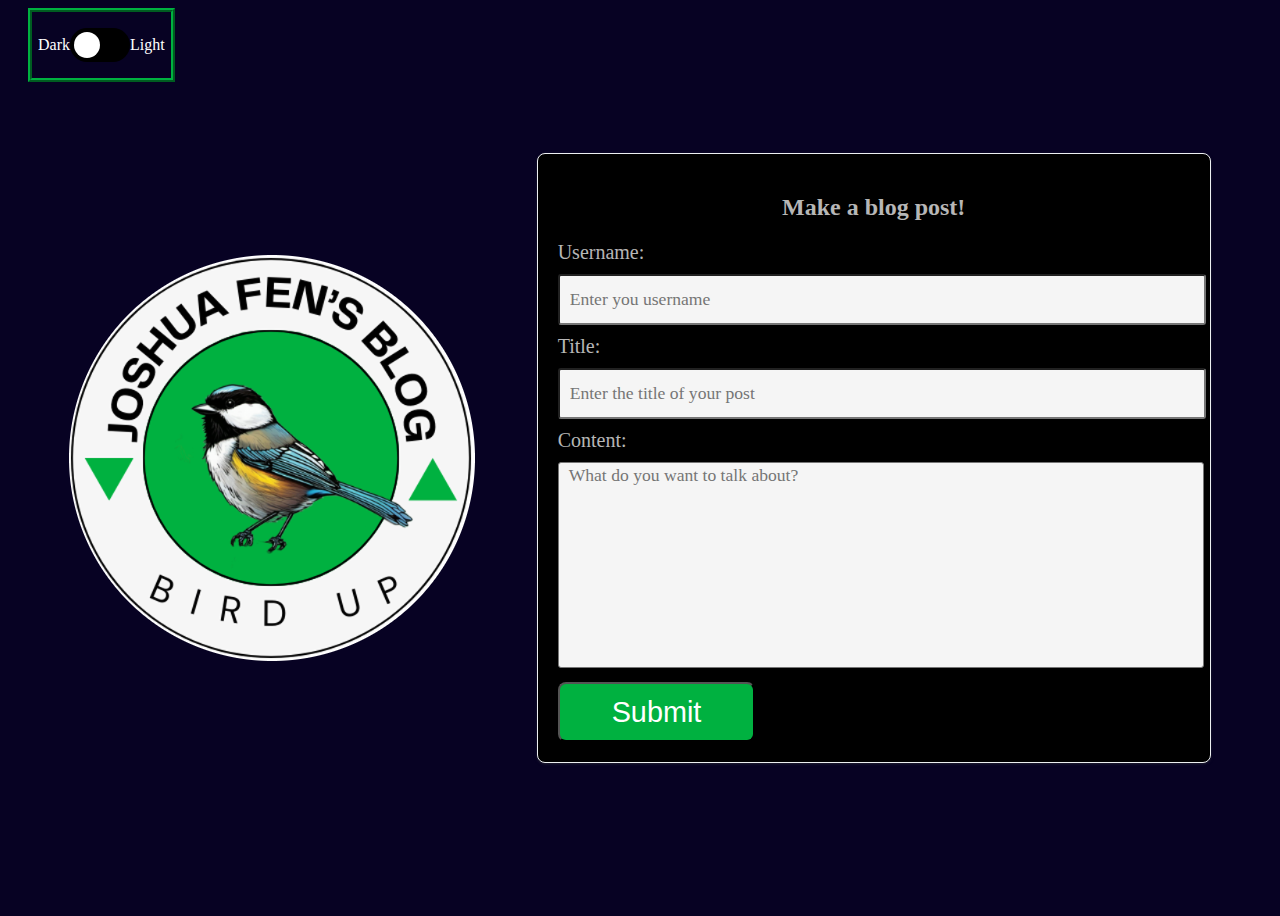
<file: index.html>
<!DOCTYPE html>
<html class="dark contr" lang="en">
  <head>
    <meta charset="UTF-8" />
    <meta name="viewport" content="width=device-width, initial-scale=1.0" />
    <link rel="stylesheet" href="./assets/css/form.css"/>
    <link rel="stylesheet" href="./assets/css/style.css"/>
    <title>Joshua Fen's Blog</title>
  </head>
  <body>
    <div>
      <header class="row toggle abs themeBox">
        <div class="col">
          <p class="themeText">Dark</p>
        </div>
        <label class="switch col">
          <input type="checkbox" id="theme-switcher">
          <span class="slider round"></span>
        </label>
        <div class="col">
          <p class="themeText">Light</p>
        </div>
      </header>
      <div id="container">
        <img src="./assets/images/chicklogo.PNG" alt="Logo of the blog with a Chickadee and a title of Joshua Fen's blog"/>
        <section class="card">
          <h2>Make a blog post!</h2>
          <form method="POST">
            <div class="input">
              <label for="username">Username:</label>
              <input type="text" name="username" id="username" placeholder="Enter you username" />
            </div>
            <div class="input">
              <label for="title">Title:</label>
              <input type="text" name="title" id="title" placeholder="Enter the title of your post" />
            </div>
            <div class="input">
              <label for="content">Content:</label>
              <textarea type="text" name="content" id="content" placeholder="What do you want to talk about?"></textarea>
            </div>
            <div id="submission">
              <button id="submit">Submit</button>
              <div id="msg"></div>
            </div>
          </form>
        </section>
      </div>
    </div>
    <script src="./assets/js/form.js"></script>
    <script src="./assets/js/logic.js"></script>
  </body>
</html>
</file>
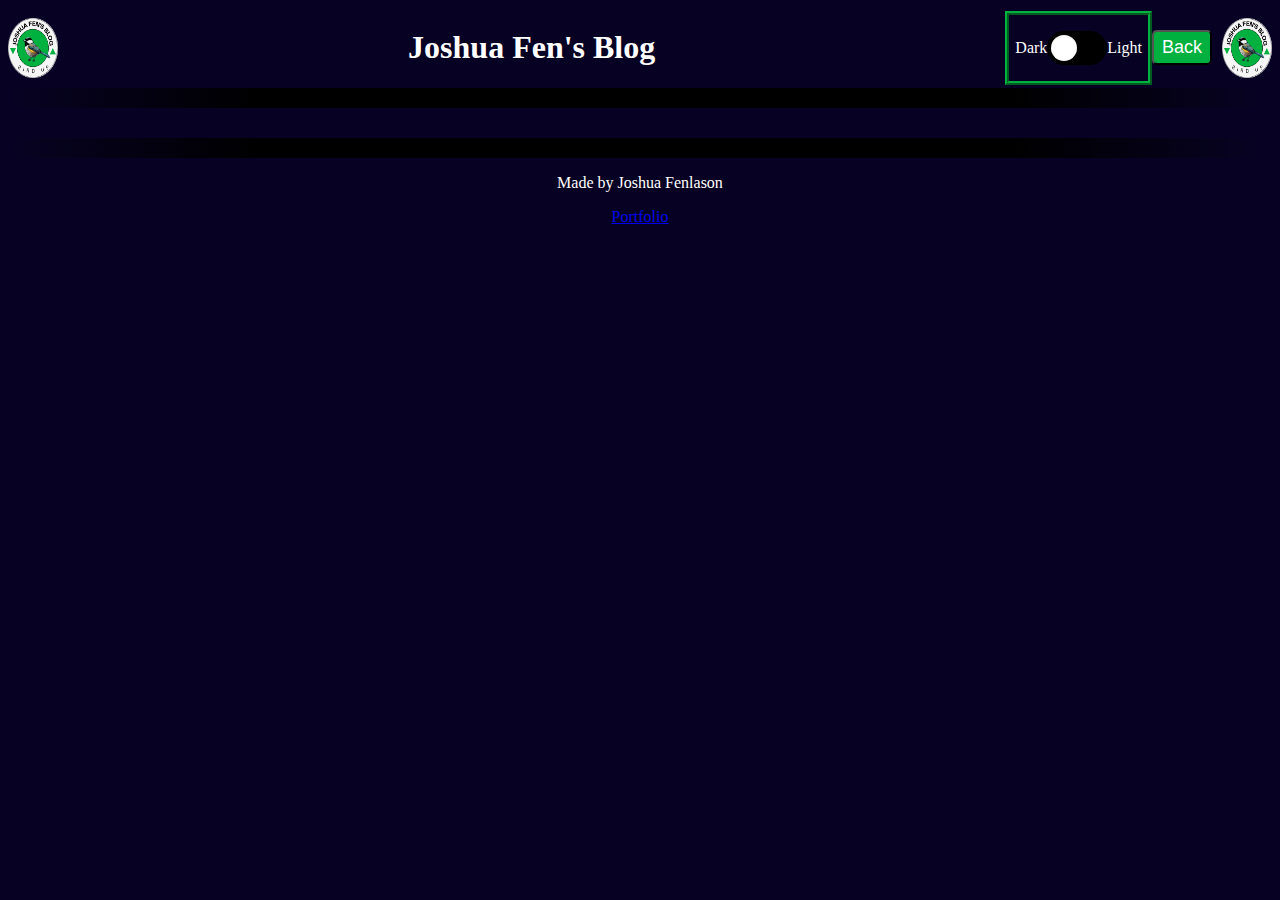
<file: blog.html>
<!DOCTYPE html>
<html class="dark contr" lang="en">
  <head>
    <meta charset="UTF-8" />
    <meta name="viewport" content="width=device-width, initial-scale=1.0"/>
    <link rel="stylesheet" href="./assets/css/blog.css"/>
    <link rel="stylesheet" href="./assets/css/style.css"/>
    <title>Joshua Fen's Blog</title>
  </head>
  <body>
    <div>
      <header class ="row toggle">
          <div class="headline">
              <img id="img1" src="./assets/images/chicklogo.PNG" alt="Logo of the blog with a Chickadee and a title of Joshua Fen's blog"/>
              <h1>Joshua Fen's Blog</h1>
              <div class = "themeBox">
                <div class="col">
                  <p class="themeText">Dark</p>
                </div>
                <label class="switch col">
                  <input type="checkbox" id="theme-switcher">
                  <span class="slider round"></span>
                </label>
                <div class="col">
                  <p class="themeText">Light</p>
                </div>
              </div>
              <button id="back">Back</button>
              <img id="img2" src="./assets/images/chicklogo.PNG" alt="Logo of the blog with a Chickadee and a title of Joshua Fen's blog"/>
          </div>
          <div id="borderBox"></div>
      </header>
      <section id="blogPost"></section>
      <footer>
          <div id="footLine"></div>
          <p>Made by Joshua Fenlason</p>
          <a href="https://14jjfenlason.github.io/first-portfolio/">Portfolio</a>
      </footer>
    </div>
    <script src="./assets/js/blog.js"></script>
    <script src="./assets/js/form.js"></script>
    <script src="./assets/js/logic.js"></script>
  </body>
</html>
</file>
<file: assets/css/form.css>
.card {
    display: block;
    background-color:#FFFFE0;;
    border: 1px solid #eceff1;
    border-radius: 8px;
    box-shadow: rgba(60, 64, 67, 0.3) 0 1px 2px 0,
      rgba(60, 64, 67, 0.15) 0 1px 3px 1px;
    margin: 40px auto;
    padding: 20px;
    width: 50%;
    float: right;
}

.input {
    margin-top: 10px;
    margin-bottom: 10px;
}

#title, #username {
    background-color: whitesmoke;
    border-radius: 3px;
    font-size: 1.1em;
    height: 45px;
    margin-top: 10px;
    padding-left: 10px;
    width: 100%;
    font-family: 'Times New Roman', Times, serif;
}

#content {
    background-color: whitesmoke;
    border-radius: 3px;
    font-size: 1.1em;
    height: 200px;
    margin-top: 10px;
    padding-left: 10px;
    width: 100%;
    font-family: 'Times New Roman', Times, serif;
    resize: none;
}
h2 {
    text-align: center;
}
label{
    font-size: 20px;
}
button {
    background-color: #00b140;
    border-radius: 8px;
    color: #fff;
    cursor: pointer;
    font-size: 1.8em;
    line-height: 16px;
    max-width: 255px;
    padding: 20px 52px;
  }
#submission {
    display: flex;
    align-items: center
}
#msg {
    margin-left: 10px;
    font-size: 20px;
}

@media only screen and (max-width: 945px) {
    .card {
        width: 100%;
        float:none;
        margin: 0 auto;
        max-width: 100%;
        box-sizing: border-box;
    }
}
</file>
<file: assets/css/style.css>
#container{
    position: relative;
    display: flex;
    justify-content: flex-end;
    align-items: center;
    height: 100vh;
}
img{
    max-width: 50%;
    margin-left: auto;
}

.abs {
    position:absolute;
    z-index: 1;
    margin-left: 20px;
    display: flex;
    align-items: center;
}

.switch {
    position: relative;
    display: inline-block;
    width: 60px;
    height: 34px;
}
  
.switch input {
    opacity: 0;
    width: 0;
    height: 0;
}
.themeBox{
    border: 4px ridge #00b140;
    display: flex;
    padding: 8px 6px 8px 6px;
    justify-content: center;
    align-items: center;
}

.slider {
    position: absolute;
    cursor: pointer;
    top: 0;
    left: 0;
    right: 0;
    bottom: 0;
    background-color: black;
}
  
.slider:before {
    position: absolute;
    content: "";
    height: 26px;
    width: 26px;
    left: 4px;
    bottom: 4px;
    background-color: white;
    -webkit-transition: .4s;
    transition: .4s;
}
  
input:checked + .slider {
    background-color: #00b140;
}

  
input:checked + .slider:before {
    transform: translateX(26px);
}
  
.slider.round {
    border-radius: 34px;
}
  
.slider.round:before {
    border-radius: 50%;
}
.dark{
    background-color: rgb(7, 2, 35);
}
.dark p, .dark h1, .dark h3{
    color: white;
}

.dark .card{
    background-color: black;
    color: rgba(255, 255, 255, 0.719);
}

@media only screen and (max-width: 945px) {
    img{
    max-width: 100%;
    }
    #container{
        display: block;
    }
    .abs{
        position:static;
        margin: 0;
    }
}
</file>
<file: assets/css/blog.css>
#borderBox{
    width: 98vw;
    height: 20px;
    background: linear-gradient(to right, rgba(0, 0, 0, 0), black 20%, black 80%, rgba(0, 0, 0, 0));
    margin-bottom: 30px;
}
h1{
    text-align: center;
}
img{
    height: 60px;
    width: 60px;
}
#back{
    margin-right: 10px;
    height: 35px;
    width: 60px;
    font-size: 18px;
    background-color: #00b140;
    color: white;
    border-radius: 5px;
    cursor: pointer;
}
.headline {
    display: flex;
    align-items: center;
}

.headline img {
    max-width: 50px;
}

.headline h1 {
    flex: 1;
}

.post {
    border: 4mm ridge #00b140;
    margin-bottom: 30px;
    padding-left: 12px;
}

.usernameEdit{
    font-style: italic;
}

footer{
    text-align: center;
}
#footLine{
    width: 98vw;
    height: 20px;
    background: linear-gradient(to right, rgba(0, 0, 0, 0), black 20%, black 80%, rgba(0, 0, 0, 0));
}
</file>
